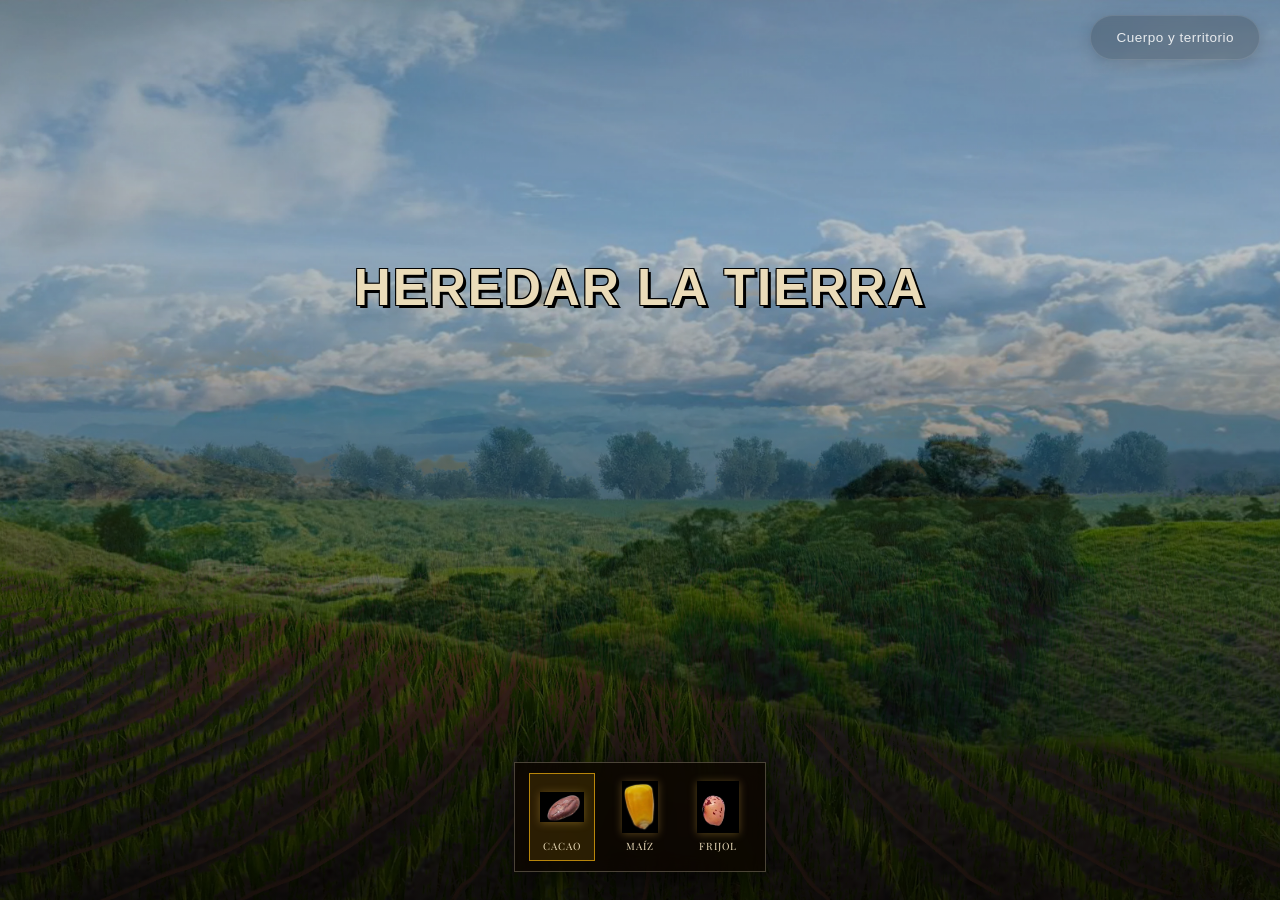
<file: index.html>
<!DOCTYPE html>
<html lang="es">
<head>
  <meta charset="UTF-8">
  <meta name="viewport" content="width=device-width, initial-scale=1.0">
  <title>Contenedor Principal - Heredar la tierra</title>
  <style>
    /* Estilos globales */
    html, body {
      margin: 0;
      padding: 0;
      width: 100%;
      height: 100%;
      overflow: hidden;
      font-family: Arial, sans-serif;
      position: relative; 
    }

    /* El visor del iframe ocupa todo el fondo de la pantalla */
    .visor-paginas {
      width: 100%;
      height: 100%;
      border: none;
      display: block;
    }

    /* Contenedor del botón en la parte superior derecha */
    .navbar {
      position: absolute;
      top: 15px;
      right: 20px;
      z-index: 100;
    }

    /* Estilo para el botón dinámico único */
    .btn-siguiente {
      display: inline-flex;
      align-items: center;
      height: 45px;
      padding: 0 25px;
      background-color: rgba(20, 20, 20, 0.20); /* Alta transparencia (20%) */
      border: 1px solid rgba(255, 255, 255, 0.1);
      border-radius: 30px;
      color: rgba(255, 255, 255, 0.85);
      text-decoration: none;
      font-size: 13.5px;
      font-weight: 500;
      letter-spacing: 0.5px;
      cursor: pointer;
      box-shadow: 0 4px 15px rgba(0, 0, 0, 0.15);
      backdrop-filter: blur(4px);
      transition: background-color 0.2s ease, color 0.2s ease, transform 0.1s ease;
      user-select: none;
    }

    .btn-siguiente:hover {
      background-color: rgba(255, 255, 255, 0.15);
      color: #ffffff;
    }

    .btn-siguiente:active {
      transform: scale(0.98);
    }
  </style>
</head>
<body>

  <div class="navbar">
    <button id="btnSiguiente" class="btn-siguiente">Siguiente</button>
  </div>

  <iframe src="PAG 1/Heredar.html" name="pantalla" class="visor-paginas" id="iframePantalla"></iframe>

  <script>
    // 1. Lista secuencial de tus páginas
    const paginas = [
      { texto: "Heredar la tierra", url: "PAG 1/Heredar.html" },
      { texto: "Cuerpo y territorio", url: "PAG 2/index.html" },
      { texto: "Casa", url: "PAG 3/index.html" },
      { texto: "Florecer", url: "PAG 4/florecer.html" },
      { texto: "Cosechar", url: "PAG 5/cosechar.html" }
    ];

    // Iniciamos en 0 porque el iframe arranca mostrando "Heredar la tierra"
    let indiceActual = 0;

    const boton = document.getElementById('btnSiguiente');
    const iframe = document.getElementById('iframePantalla');

    // 2. Función encargada de calcular y pintar el texto de la página que viene después
    function actualizarTextoBoton() {
      // Calculamos cuál es la página que sigue a la actual
      let indiceSiguiente = (indiceActual + 1) % paginas.length;
      
      // El botón muestra única y exclusivamente el nombre de esa página siguiente
      boton.textContent = paginas[indiceSiguiente].texto;
    }

    // 3. Manejo del clic controlado por JavaScript
    boton.addEventListener('click', function() {
      // Avanzamos el índice a la página siguiente
      indiceActual = (indiceActual + 1) % paginas.length;
      
      // Cambiamos el contenido del iframe a la nueva página activa
      iframe.src = paginas[indiceActual].url;
      
      // Actualizamos el botón para que calcule y muestre la que vendrá después de esta
      actualizarTextoBoton();
    });

    // Inicialización al cargar la web por primera vez
    actualizarTextoBoton();
  </script>

</body>
</html>
</file>
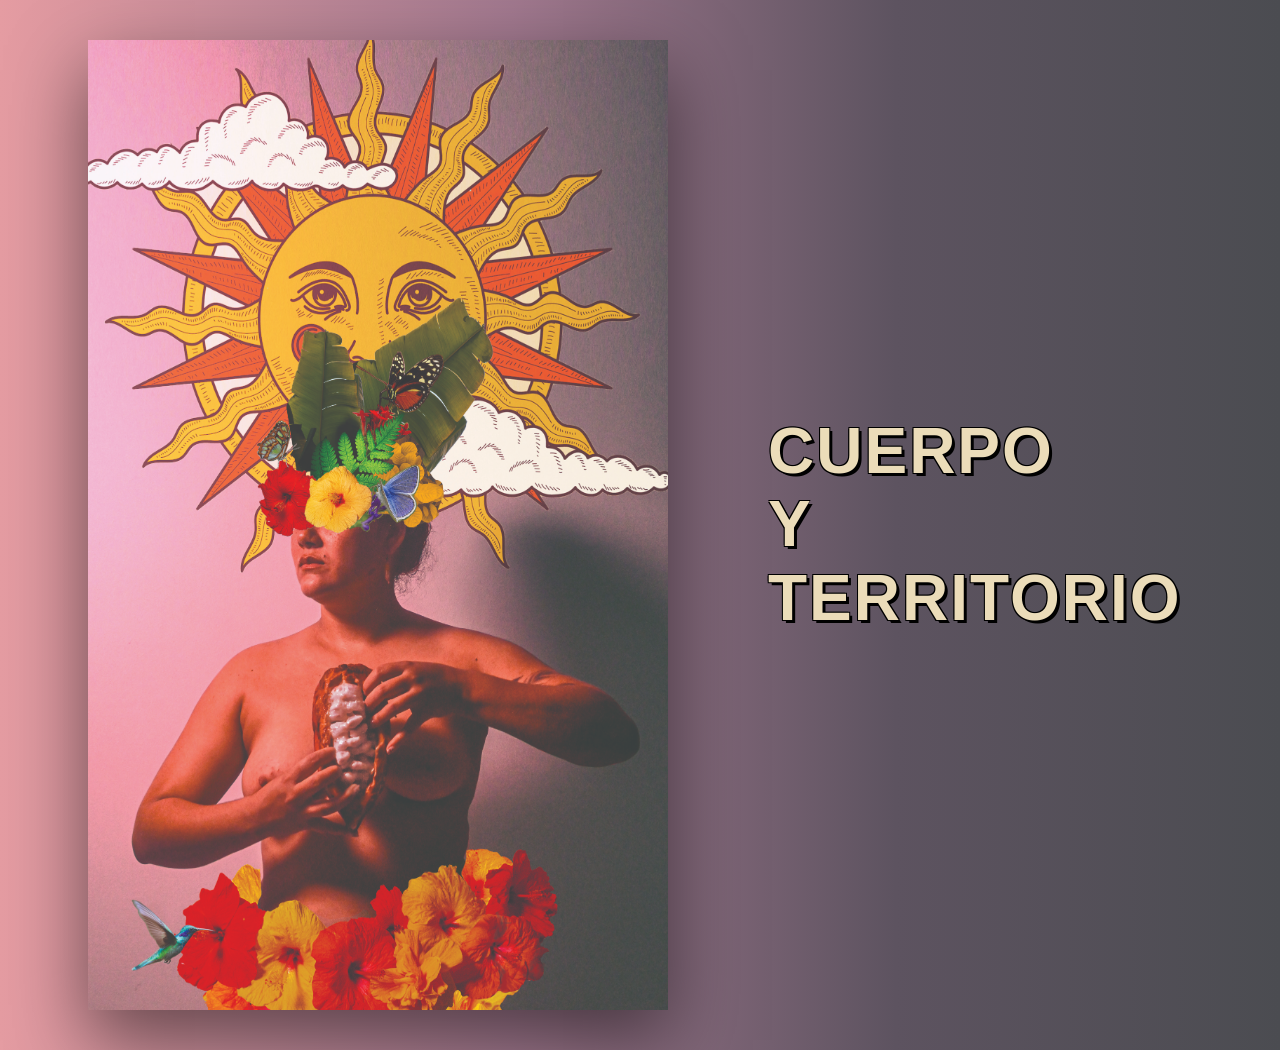
<file: PAG 2/index.html>
<!DOCTYPE html>
<html lang="es">
<head>
    <meta charset="UTF-8">
    <meta name="viewport" content="width=device-width, initial-scale=1.0">
    <title>Cuerpo y Territorio - Web Art</title>
    <style>
        * { box-sizing: border-box; }
        
        body {
            margin: 0; padding: 0;
            /* Degradado exacto extraído de la imagen (Rosa a Gris) */
            background: linear-gradient(to right, #e59ca2 0%, #a1788e 40%, #5d5360 70%, #4b4c51 100%);
            display: flex;
            justify-content: center;
            align-items: center;
            min-height: 100vh;
            overflow-x: hidden; /* Evita el scroll horizontal */
            overflow-y: auto;   /* Habilita el scroll vertical si la pantalla es muy baja */
        }

        /* Contenedor principal en dos columnas */
        .interfaz-arte {
            display: flex;
            flex-direction: row;
            width: 100%;
            min-height: 100vh;
            max-width: 1500px; /* Se amplía ligeramente el ancho máximo del lienzo */
            padding: 40px 5vw;
            align-items: center;
            justify-content: space-between;
            gap: 6vw;
        }

        /* COLUMNA IZQUIERDA: Contiene la obra de arte (Se aumenta su peso visual en la proporción) */
        .columna-imagen {
            flex: 14; /* Mayor espacio dedicado a la obra */
            display: flex;
            justify-content: center;
            align-items: center;
        }

        .contenedor-arte {
            position: relative;
            box-shadow: 0 30px 70px rgba(0, 0, 0, 0.5);
            width: 100%;
            max-width: 580px; /* Aumentado de 480px a 580px para darle mayor protagonismo a la imagen */
            /* Proporción exacta para que la imagen se renderice completa de arriba a abajo */
            aspect-ratio: 550 / 920; 
            background: transparent;
        }

        img {
            display: block;
            width: 100%;
            height: 100%;
            object-fit: fill;
        }

        /* COLUMNA DERECHA: Contiene el bloque de texto estático */
        .columna-texto {
            flex: 10; /* Se reduce ligeramente el peso proporcional para equilibrar la composición */
            display: flex;
            flex-direction: column;
            justify-content: center;
            align-items: flex-start;
            user-select: none;
        }

        /* Título estático con estética de la tipografía de referencia */
        .titulo-arte {
            font-family: 'Arial Black', 'Arial Bold', Gadget, sans-serif;
            font-size: clamp(2.2rem, 5vw, 4.5rem); /* Se escala de forma más controlada para no competir */
            text-transform: uppercase;
            color: #ebdcb9; /* Color crema retro */
            letter-spacing: 2px;
            line-height: 1.15;
            margin: 0;
            text-shadow: 3px 3px 0px #000, -1px -1px 0px #000, 1px -1px 0px #000, -1px 1px 0px #000; /* Borde negro */
        }
        
        /* Zonas interactivas invisibles mapeadas sobre la imagen completa */
        .zona-interactiva {
            position: absolute;
            background: rgba(255, 255, 255, 0); 
            cursor: pointer;
            z-index: 10;
        }

        /* Coordenadas de audio en la imagen */
        /* Hojas de Plátano */
        .zona-platano {
            top: 28%;
            left: 20%;
            width: 65%;
            height: 20%;
            clip-path: polygon(15% 100%, 40% 10%, 75% 0%, 95% 70%, 70% 100%);
        }

        /* Cacao */
        .zona-cacao {
            top: 65%; 
            left: 36%; 
            width: 28%;
            height: 15%;
            border-radius: 50%;
        }
        
        /* Colibrí */
        .zona-colibri {
            bottom: 2%;
            left: 10%;
            width: 22%;
            height: 10%;
            border-radius: 50%;
        }

        /* Flores inferiores */
        .zona-mariposas {
            bottom: 2%;
            right: 8%;
            width: 32%;
            height: 12%;
            border-radius: 40%;
        }

        /* Ajuste responsivo para pantallas pequeñas (cambia a vertical) */
        @media (max-width: 850px) {
            .interfaz-arte {
                flex-direction: column-reverse; 
                justify-content: center;
                gap: 40px;
                padding: 40px 20px;
            }
            .columna-texto {
                align-items: center;
                text-align: center;
            }
            .contenedor-arte {
                max-width: 420px;
            }
        }
    </style>
</head>
<body>

<div class="interfaz-arte">
    
    <div class="columna-imagen">
        <div class="contenedor-arte">
            <img src="collage.jpg" alt="Cuerpo y Territorio">

            <div class="zona-interactiva zona-platano" onclick="reproducirSonido('ranas')"></div>
            <div class="zona-interactiva zona-cacao" onclick="reproducirSonido('gulumbo')"></div>
            <div class="zona-interactiva zona-colibri" onclick="reproducirSonido('pajaro')"></div>
            <div class="zona-interactiva zona-mariposas" onclick="reproducirSonido('grillocigarra')"></div>
        </div>
    </div>

    <div class="columna-texto">
        <h1 class="titulo-arte">Cuerpo</h1>
        <h1 class="titulo-arte">y territorio</h1>
    </div>

</div>

<audio id="sonido-pajaro" src="pajaro.mp3" preload="auto"></audio>
<audio id="sonido-grillocigarra" src="grillocigarra.mp3" preload="auto"></audio>
<audio id="sonido-ranas" src="ranas.mp3" preload="auto"></audio>
<audio id="sonido-gulumbo" src="gulumbo.mp3" preload="auto"></audio>

<script>
    function reproducirSonido(idAudio) {
        const audios = ['sonido-pajaro', 'sonido-grillocigarra', 'sonido-ranas', 'sonido-gulumbo'];
        audios.forEach(id => {
            const el = document.getElementById(id);
            if (el) { el.pause(); el.currentTime = 0; }
        });

        const audioActivo = document.getElementById('sonido-' + idAudio);
        if (audioActivo) {
            audioActivo.play().catch(error => {
                console.error("Interacción previa requerida para el audio:", error);
            });
        }
    }
</script>

</body>
</html>
</file>
